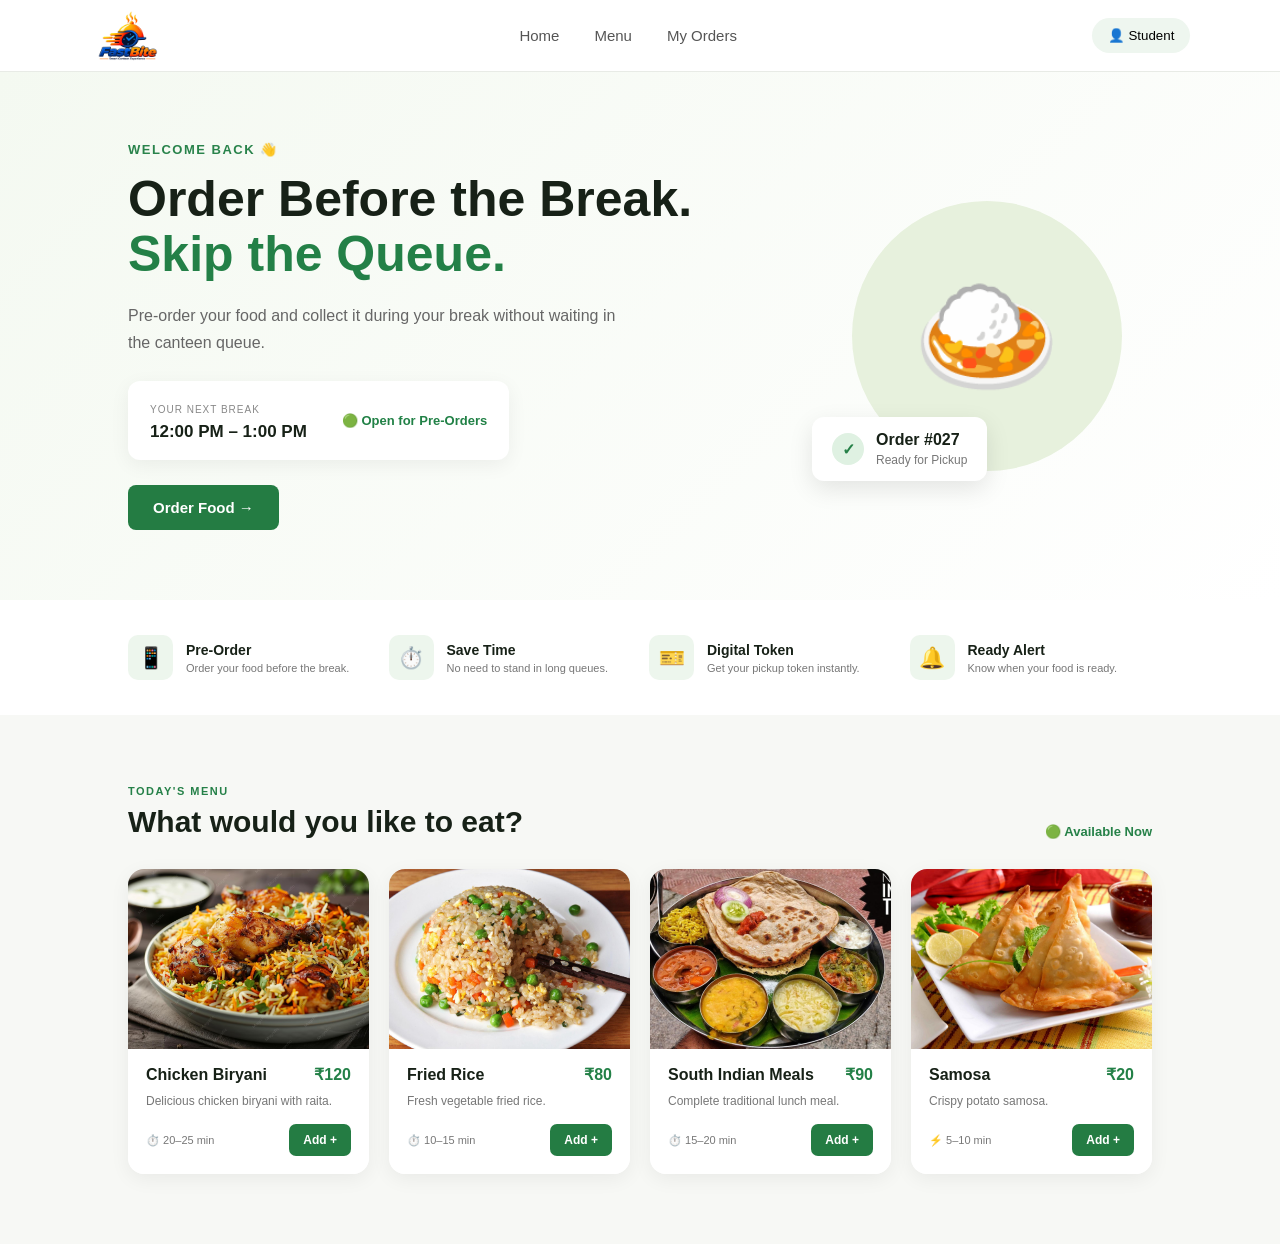
<file: index.html>
<!DOCTYPE html>
<html lang="en">

<head>

    <meta charset="UTF-8">

    <meta name="viewport"
          content="width=device-width, initial-scale=1.0">

    <title>Smart Canteen - FastBite</title>

    <link rel="stylesheet" href="style.css?v=2">

</head>


<body>


    <!-- ================= NAVIGATION ================= -->

    <nav class="navbar">

        <div class="logo">

            <img
                src="slogo.png"
                alt="FastBite Logo"
            >

        </div>


        <div class="nav-links">

            <a href="#">Home</a>

            <a href="#menu">Menu</a>

            <a href="#orders">My Orders</a>

        </div>


        <button class="profile-btn">
            👤 Student
        </button>

    </nav>



    <!-- ================= HERO ================= -->

    <section class="hero">


        <div class="hero-content">


            <p class="welcome">
                WELCOME BACK 👋
            </p>


            <h1>

                Order Before the Break.<br>

                <span>
                    Skip the Queue.
                </span>

            </h1>


            <p class="hero-text">

                Pre-order your food and collect it during
                your break without waiting in the canteen queue.

            </p>


            <div class="break-card">


                <div>

                    <small>
                        YOUR NEXT BREAK
                    </small>

                    <h3>
                        12:00 PM – 1:00 PM
                    </h3>

                </div>


                <div class="break-status">

                    🟢 Open for Pre-Orders

                </div>


            </div>


            <button
                class="order-btn"
                onclick="scrollToMenu()"
            >

                Order Food →

            </button>


        </div>



        <div class="hero-image">


            <div class="food-circle">

                🍛

            </div>


            <div class="floating-card">


                <span class="check">
                    ✓
                </span>


                <div>

                    <strong>
                        Order #027
                    </strong>

                    <p>
                        Ready for Pickup
                    </p>

                </div>


            </div>


        </div>


    </section>



    <!-- ================= QUICK INFORMATION ================= -->

    <section class="quick-info">


        <div class="info-card">


            <div class="info-icon">
                📱
            </div>


            <div>

                <h3>
                    Pre-Order
                </h3>

                <p>
                    Order your food before the break.
                </p>

            </div>


        </div>



        <div class="info-card">


            <div class="info-icon">
                ⏱️
            </div>


            <div>

                <h3>
                    Save Time
                </h3>

                <p>
                    No need to stand in long queues.
                </p>

            </div>


        </div>



        <div class="info-card">


            <div class="info-icon">
                🎫
            </div>


            <div>

                <h3>
                    Digital Token
                </h3>

                <p>
                    Get your pickup token instantly.
                </p>

            </div>


        </div>



        <div class="info-card">


            <div class="info-icon">
                🔔
            </div>


            <div>

                <h3>
                    Ready Alert
                </h3>

                <p>
                    Know when your food is ready.
                </p>

            </div>


        </div>


    </section>



    <!-- ================= MENU ================= -->

    <section
        class="menu-section"
        id="menu"
    >


        <div class="section-heading">


            <div>

                <p class="section-label">
                    TODAY'S MENU
                </p>


                <h2>
                    What would you like to eat?
                </h2>

            </div>


            <span class="availability">

                🟢 Available Now

            </span>


        </div>



        <div class="food-grid">


            <!-- ================= BIRYANI ================= -->

            <div class="food-card">


                <div class="food-image">

                    <img
                        src="biryani.avif"
                        alt="Chicken Biryani"
                    >

                </div>


                <div class="food-details">


                    <div class="food-title">

                        <h3>
                            Chicken Biryani
                        </h3>

                        <span>
                            ₹120
                        </span>

                    </div>


                    <p>
                        Delicious chicken biryani with raita.
                    </p>


                    <div class="food-bottom">


                        <span class="prep-time">
                            ⏱️ 20–25 min
                        </span>


                        <button
                            onclick="addToCart(
                                'Chicken Biryani',
                                120,
                                25
                            )"
                        >

                            Add +

                        </button>


                    </div>


                </div>


            </div>



            <!-- ================= FRIED RICE ================= -->

            <div class="food-card">


                <div class="food-image">

                    <img
                        src="friedrice.jpg"
                        alt="Fried Rice"
                    >

                </div>


                <div class="food-details">


                    <div class="food-title">

                        <h3>
                            Fried Rice
                        </h3>

                        <span>
                            ₹80
                        </span>

                    </div>


                    <p>
                        Fresh vegetable fried rice.
                    </p>


                    <div class="food-bottom">


                        <span class="prep-time">
                            ⏱️ 10–15 min
                        </span>


                        <button
                            onclick="addToCart(
                                'Fried Rice',
                                80,
                                15
                            )"
                        >

                            Add +

                        </button>


                    </div>


                </div>


            </div>



            <!-- ================= SOUTH INDIAN MEALS ================= -->

            <div class="food-card">


                <div class="food-image">

                    <img
                        src="north.jpg"
                        alt="South Indian Meals"
                    >

                </div>


                <div class="food-details">


                    <div class="food-title">

                        <h3>
                            South Indian Meals
                        </h3>

                        <span>
                            ₹90
                        </span>

                    </div>


                    <p>
                        Complete traditional lunch meal.
                    </p>


                    <div class="food-bottom">


                        <span class="prep-time">
                            ⏱️ 15–20 min
                        </span>


                        <button
                            onclick="addToCart(
                                'South Indian Meals',
                                90,
                                20
                            )"
                        >

                            Add +

                        </button>


                    </div>


                </div>


            </div>



            <!-- ================= SAMOSA ================= -->

            <div class="food-card">


                <div class="food-image">

                    <img
                        src="samosa.jpeg"
                        alt="Samosa"
                    >

                </div>


                <div class="food-details">


                    <div class="food-title">

                        <h3>
                            Samosa
                        </h3>

                        <span>
                            ₹20
                        </span>

                    </div>


                    <p>
                        Crispy potato samosa.
                    </p>


                    <div class="food-bottom">


                        <span class="prep-time">
                            ⚡ 5–10 min
                        </span>


                        <button
                            onclick="addToCart(
                                'Samosa',
                                20,
                                10
                            )"
                        >

                            Add +

                        </button>


                    </div>


                </div>


            </div>


        </div>


    </section>



    <!-- ================= CART ================= -->

    <div
        class="cart-popup"
        id="cartPopup"
    >


        <div>

            🛒

            <span id="cartCount">
                0
            </span>

            items

        </div>


        <strong id="cartTotal">
            ₹0
        </strong>


        <button onclick="viewCart()">

            View Cart →

        </button>


    </div>



    <!-- ================= JAVASCRIPT ================= -->

    <script src="script.js"></script>


</body>

</html>
</file>
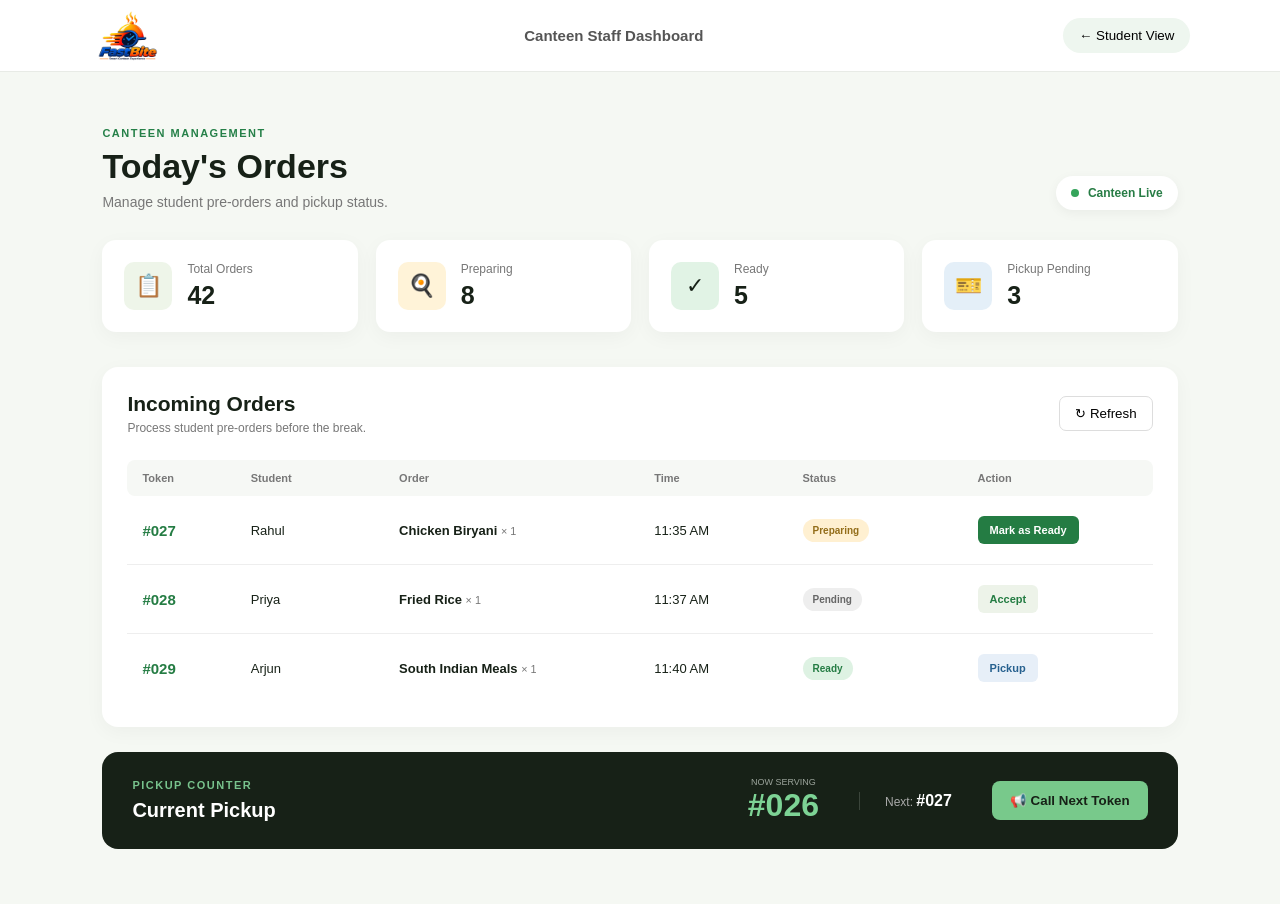
<file: canteen.html>
<!DOCTYPE html>
<html lang="en">

<head>

    <meta charset="UTF-8">

    <meta name="viewport"
          content="width=device-width, initial-scale=1.0">

    <title>Canteen Dashboard</title>

    <link rel="stylesheet" href="style.css">

</head>

<body>

    <!-- Navbar -->

    <nav class="navbar">

        <div class="logo">
            <img src="slogo.png" alt="FastBite Logo">
        </div>

        <div class="canteen-title">
            Canteen Staff Dashboard
        </div>

        <button
            class="profile-btn"
            onclick="location.href='index.html'">

            ← Student View

        </button>

    </nav>


    <!-- Dashboard -->

    <main class="dashboard">

        <div class="dashboard-header">

            <div>

                <p class="section-label">
                    CANTEEN MANAGEMENT
                </p>

                <h1>
                    Today's Orders
                </h1>

                <p class="dashboard-subtitle">
                    Manage student pre-orders and pickup status.
                </p>

            </div>

            <div class="live-status">

                <span></span>

                Canteen Live

            </div>

        </div>


        <!-- Statistics -->

        <div class="stats-grid">

            <div class="stat-card">

                <div class="stat-icon">
                    📋
                </div>

                <div>

                    <p>Total Orders</p>

                    <h2 id="totalOrders">
                        42
                    </h2>

                </div>

            </div>


            <div class="stat-card">

                <div class="stat-icon yellow">
                    🍳
                </div>

                <div>

                    <p>Preparing</p>

                    <h2 id="preparingOrders">
                        8
                    </h2>

                </div>

            </div>


            <div class="stat-card">

                <div class="stat-icon green">
                    ✓
                </div>

                <div>

                    <p>Ready</p>

                    <h2 id="readyOrders">
                        5
                    </h2>

                </div>

            </div>


            <div class="stat-card">

                <div class="stat-icon blue">
                    🎫
                </div>

                <div>

                    <p>Pickup Pending</p>

                    <h2 id="pickupOrders">
                        3
                    </h2>

                </div>

            </div>

        </div>


        <!-- Orders -->

        <section class="orders-section">

            <div class="orders-heading">

                <div>

                    <h2>
                        Incoming Orders
                    </h2>

                    <p>
                        Process student pre-orders before the break.
                    </p>

                </div>

                <button
                    class="refresh-btn"
                    onclick="loadCanteenOrder()">

                    ↻ Refresh

                </button>

            </div>


            <!-- Demo Order -->

            <div class="order-table">

                <div class="table-header">

                    <span>Token</span>

                    <span>Student</span>

                    <span>Order</span>

                    <span>Time</span>

                    <span>Status</span>

                    <span>Action</span>

                </div>


                <div class="order-row">

                    <span class="token-number">
                        #027
                    </span>

                    <span>
                        Rahul
                    </span>

                    <span>

                        <strong>
                            Chicken Biryani
                        </strong>

                        <small>
                            × 1
                        </small>

                    </span>

                    <span>
                        11:35 AM
                    </span>

                    <span>

                        <span
                            id="orderStatus"
                            class="order-status preparing">

                            Preparing

                        </span>

                    </span>

                    <span>

                        <button
                            id="readyButton"
                            class="ready-btn"
                            onclick="markOrderReady()">

                            Mark as Ready

                        </button>

                    </span>

                </div>


                <!-- Other Demo Orders -->

                <div class="order-row">

                    <span class="token-number">
                        #028
                    </span>

                    <span>
                        Priya
                    </span>

                    <span>

                        <strong>
                            Fried Rice
                        </strong>

                        <small>
                            × 1
                        </small>

                    </span>

                    <span>
                        11:37 AM
                    </span>

                    <span>

                        <span class="order-status pending">
                            Pending
                        </span>

                    </span>

                    <span>

                        <button class="accept-btn">
                            Accept
                        </button>

                    </span>

                </div>


                <div class="order-row">

                    <span class="token-number">
                        #029
                    </span>

                    <span>
                        Arjun
                    </span>

                    <span>

                        <strong>
                            South Indian Meals
                        </strong>

                        <small>
                            × 1
                        </small>

                    </span>

                    <span>
                        11:40 AM
                    </span>

                    <span>

                        <span class="order-status ready">
                            Ready
                        </span>

                    </span>

                    <span>

                        <button class="pickup-btn">
                            Pickup
                        </button>

                    </span>

                </div>

            </div>

        </section>


        <!-- Pickup Counter -->

        <div class="pickup-counter">

    <div>

        <p class="section-label">
            PICKUP COUNTER
        </p>

        <h2>
            Current Pickup
        </h2>

    </div>

    <div class="current-token">

        <small>
            NOW SERVING
        </small>

        <strong id="currentPickupToken">
            #026
        </strong>

    </div>

    <div class="next-token">

        Next:
        <strong id="nextToken">
            #027
        </strong>

    </div>

    <button
        class="call-token-btn"
        onclick="callNextToken()">

        📢 Call Next Token

    </button>

</div>

        </section>

    </main>


    <script src="script.js"></script>

    <script>
        loadCanteenOrder();
    </script>

</body>

</html>
</file>
<file: style.css>
/* =====================================================
   SMART CANTEEN - FASTBITE
   MAIN STYLESHEET
   ===================================================== */


/* =====================================================
   RESET
   ===================================================== */

* {
    margin: 0;
    padding: 0;
    box-sizing: border-box;
}

body {
    font-family: Arial, sans-serif;
    background: #f7f8f5;
    color: #172117;
}


/* =====================================================
   NAVBAR
   ===================================================== */

.navbar {
    height: 72px;
    padding: 0 7%;

    display: flex;
    align-items: center;
    justify-content: space-between;

    background: white;
    border-bottom: 1px solid #e8ebe6;
}

.logo {
    display: flex;
    align-items: center;
}

.logo img {
    width: 75px;
    height: 75px;
    object-fit: contain;
    display: block;
}

.nav-links {
    display: flex;
    gap: 35px;
}

.nav-links a {
    text-decoration: none;
    color: #555;
    font-size: 15px;
}

.nav-links a:hover {
    color: #1d7a45;
}

.profile-btn {
    border: none;
    background: #eef6ef;
    padding: 10px 16px;
    border-radius: 20px;
    cursor: pointer;
}


/* =====================================================
   HERO
   ===================================================== */

.hero {
    min-height: 470px;
    padding: 70px 10%;

    display: flex;
    justify-content: space-between;
    align-items: center;

    background: linear-gradient(
        135deg,
        #f4f9f1,
        #ffffff
    );
}

.hero-content {
    max-width: 600px;
}

.welcome {
    color: #29834b;
    font-size: 13px;
    font-weight: bold;
    letter-spacing: 1.5px;
    margin-bottom: 15px;
}

.hero h1 {
    font-size: 50px;
    line-height: 1.1;
    margin-bottom: 20px;
}

.hero h1 span {
    color: #238047;
}

.hero-text {
    color: #666;
    line-height: 1.7;
    font-size: 16px;
    max-width: 500px;
}


/* =====================================================
   BREAK CARD
   ===================================================== */

.break-card {
    display: flex;
    align-items: center;
    gap: 35px;

    margin-top: 25px;
    padding: 18px 22px;

    width: fit-content;

    background: white;
    border-radius: 12px;

    box-shadow: 0 5px 20px rgba(0, 0, 0, 0.06);
}

.break-card small {
    color: #888;
    font-size: 10px;
    letter-spacing: 1px;
}

.break-card h3 {
    margin-top: 5px;
    font-size: 17px;
}

.break-status {
    color: #218146;
    font-size: 13px;
    font-weight: bold;
}


/* =====================================================
   ORDER BUTTON
   ===================================================== */

.order-btn {
    margin-top: 25px;
    padding: 14px 25px;

    border: none;
    border-radius: 8px;

    background: #247c43;
    color: white;

    font-size: 15px;
    font-weight: bold;

    cursor: pointer;
}

.order-btn:hover {
    background: #1c6637;
}


/* =====================================================
   HERO IMAGE
   ===================================================== */

.hero-image {
    width: 330px;
    height: 330px;

    position: relative;

    display: flex;
    justify-content: center;
    align-items: center;
}

.food-circle {
    width: 270px;
    height: 270px;

    border-radius: 50%;
    background: #e7f1dd;

    display: flex;
    justify-content: center;
    align-items: center;

    font-size: 120px;
}

.floating-card {
    position: absolute;
    bottom: 20px;
    left: -10px;

    background: white;

    padding: 14px 20px;
    border-radius: 12px;

    display: flex;
    align-items: center;
    gap: 12px;

    box-shadow: 0 8px 25px rgba(0, 0, 0, 0.1);
}

.check {
    width: 32px;
    height: 32px;

    border-radius: 50%;

    background: #dff1e2;
    color: #258047;

    display: flex;
    justify-content: center;
    align-items: center;

    font-weight: bold;
}

.floating-card p {
    font-size: 12px;
    color: #777;
    margin-top: 4px;
}


/* =====================================================
   QUICK INFORMATION
   ===================================================== */

.quick-info {
    padding: 35px 10%;

    display: grid;
    grid-template-columns: repeat(4, 1fr);
    gap: 18px;

    background: white;
}

.info-card {
    display: flex;
    gap: 13px;
    align-items: center;
}

.info-icon {
    width: 45px;
    height: 45px;

    border-radius: 10px;
    background: #edf6ed;

    display: flex;
    justify-content: center;
    align-items: center;

    font-size: 21px;
}

.info-card h3 {
    font-size: 14px;
}

.info-card p {
    font-size: 11px;
    color: #777;
    margin-top: 4px;
}


/* =====================================================
   MENU
   ===================================================== */

.menu-section {
    padding: 70px 10%;
}

.section-heading {
    display: flex;
    justify-content: space-between;
    align-items: end;

    margin-bottom: 30px;
}

.section-label {
    color: #258048;
    font-size: 11px;
    letter-spacing: 1.5px;
    font-weight: bold;
    margin-bottom: 8px;
}

.section-heading h2 {
    font-size: 30px;
}

.availability {
    color: #268148;
    font-size: 13px;
    font-weight: bold;
}


/* =====================================================
   FOOD GRID
   ===================================================== */

.food-grid {
    display: grid;
    grid-template-columns: repeat(4, 1fr);
    gap: 20px;
}


/* =====================================================
   FOOD CARD
   ===================================================== */

.food-card {
    background: #ffffff;

    border-radius: 16px;
    overflow: hidden;

    box-shadow: 0 5px 20px rgba(0, 0, 0, 0.06);

    display: flex;
    flex-direction: column;

    transition:
        transform 0.25s ease,
        box-shadow 0.25s ease;
}

.food-card:hover {
    transform: translateY(-5px);

    box-shadow:
        0 10px 25px rgba(0, 0, 0, 0.10);
}


/* =====================================================
   FOOD IMAGE
   ===================================================== */

.food-image {
    width: 100%;
    height: 180px;

    overflow: hidden;

    display: block;

    background: #f3f3f3;
}

.food-image img {
    width: 100%;
    height: 100%;

    display: block;

    object-fit: cover;
    object-position: center;

    transition: transform 0.3s ease;
}

.food-card:hover .food-image img {
    transform: scale(1.04);
}


/* =====================================================
   FOOD DETAILS
   ===================================================== */

.food-details {
    width: 100%;

    padding: 16px 18px 18px;

    background: #ffffff;

    display: block;
}


/* =====================================================
   FOOD TITLE
   ===================================================== */

.food-title {
    width: 100%;

    display: flex;
    justify-content: space-between;
    align-items: center;

    gap: 10px;
}

.food-title h3 {
    margin: 0;

    color: #172117;

    font-size: 16px;
    font-weight: 700;
}

.food-title span {
    color: #238047;

    font-size: 16px;
    font-weight: 700;

    white-space: nowrap;
}


/* =====================================================
   FOOD DESCRIPTION
   ===================================================== */

.food-details > p {
    margin: 8px 0 14px;

    color: #777;

    font-size: 12px;
    line-height: 1.5;
}


/* =====================================================
   FOOD BOTTOM
   ===================================================== */

.food-bottom {
    width: 100%;

    display: flex;
    justify-content: space-between;
    align-items: center;
}

.prep-time {
    color: #777;
    font-size: 11px;
}


/* =====================================================
   ADD BUTTON
   ===================================================== */

.food-bottom button {
    border: none;

    background: #247c43;
    color: white;

    padding: 9px 14px;

    border-radius: 7px;

    font-size: 12px;
    font-weight: bold;

    cursor: pointer;
}

.food-bottom button:hover {
    background: #1b6335;
}


/* =====================================================
   CART
   ===================================================== */

.cart-popup {
    position: fixed;

    bottom: 20px;
    left: 50%;

    transform: translateX(-50%);

    width: 420px;

    padding: 15px 20px;

    background: #172117;
    color: white;

    border-radius: 12px;

    display: none;

    align-items: center;
    justify-content: space-between;

    box-shadow:
        0 10px 30px rgba(0, 0, 0, 0.25);

    z-index: 1000;
}

.cart-popup button {
    border: none;

    background: #55a96f;
    color: white;

    padding: 9px 14px;

    border-radius: 6px;

    cursor: pointer;
}


/* =====================================================
   ORDER CONFIRMATION / TRACKING PAGE
   ===================================================== */

.confirmation-page,
.tracking-page {
    min-height: 100vh;

    background: #f5f8f3;

    display: flex;
    justify-content: center;
    align-items: center;

    padding: 30px;
}

.confirmation-card,
.tracking-card {
    width: 500px;

    background: white;

    padding: 40px;

    border-radius: 20px;

    box-shadow:
        0 15px 50px rgba(0, 0, 0, 0.08);

    text-align: center;
}

.success-icon {
    width: 65px;
    height: 65px;

    margin: auto;

    border-radius: 50%;

    background: #e2f4e5;
    color: #258047;

    display: flex;
    justify-content: center;
    align-items: center;

    font-size: 30px;
    font-weight: bold;
}

.success-label {
    color: #258047;

    font-size: 11px;
    font-weight: bold;

    letter-spacing: 1.5px;

    margin-top: 20px;
}

.confirmation-card h1,
.tracking-card h1 {
    margin-top: 10px;
    font-size: 28px;
}

.confirmation-text,
.tracking-subtitle {
    color: #777;

    margin-top: 10px;

    line-height: 1.6;
}


/* =====================================================
   TOKEN
   ===================================================== */

.token-box {
    margin: 25px 0;

    padding: 22px;

    background: #f0f7ec;

    border: 2px dashed #83ae82;

    border-radius: 14px;
}

.token-box span {
    display: block;

    font-size: 11px;
    color: #777;

    letter-spacing: 1px;
}

.token-box strong {
    display: block;

    margin-top: 5px;

    font-size: 45px;

    color: #247c43;
}


/* =====================================================
   ORDER SUMMARY
   ===================================================== */

.order-summary {
    text-align: left;

    padding: 20px 0;

    border-top: 1px solid #eee;
    border-bottom: 1px solid #eee;
}

.order-summary h3 {
    margin-bottom: 10px;
}

.order-summary p {
    color: #666;
    line-height: 1.8;
}

.summary-line {
    margin-top: 15px;

    display: flex;
    justify-content: space-between;
}


/* =====================================================
   PICKUP INFO
   ===================================================== */

.pickup-info {
    display: grid;
    grid-template-columns: 1fr 1fr;

    gap: 10px;

    margin: 20px 0;
}

.pickup-info > div {
    padding: 15px;

    background: #f8f9f7;

    border-radius: 10px;

    display: flex;
    gap: 10px;

    text-align: left;
}

.pickup-info span {
    font-size: 20px;
}

.pickup-info small {
    display: block;

    font-size: 9px;

    color: #888;
}

.pickup-info strong {
    display: block;

    font-size: 13px;

    margin-top: 5px;
}


/* =====================================================
   STATUS
   ===================================================== */

.status {
    padding: 13px;

    background: #fff7e5;

    border-radius: 8px;

    color: #856515;

    font-size: 13px;
}

.status-dot {
    display: inline-block;

    width: 8px;
    height: 8px;

    background: #e8a91d;

    border-radius: 50%;

    margin-right: 5px;
}


/* =====================================================
   TRACK BUTTON
   ===================================================== */

.track-btn {
    width: 100%;

    margin-top: 20px;

    padding: 14px;

    border: none;
    border-radius: 8px;

    background: #247c43;
    color: white;

    font-weight: bold;
    font-size: 14px;

    cursor: pointer;
}

.track-btn:hover {
    background: #1b6335;
}


/* =====================================================
   TRACKING
   ===================================================== */

.tracking-card {
    text-align: left;
}

.tracking-card .success-label {
    text-align: center;
}

.tracking-card h1 {
    text-align: center;
}

.tracking-subtitle {
    text-align: center;
}


/* =====================================================
   TRACKING STEPS
   ===================================================== */

.tracking-line {
    margin-top: 35px;
}

.tracking-step {
    display: flex;

    gap: 15px;

    padding-bottom: 28px;

    position: relative;
}

.tracking-step:not(:last-child)::after {
    content: "";

    position: absolute;

    left: 17px;
    top: 35px;

    height: 50px;
    width: 2px;

    background: #ddd;
}

.step-circle {
    min-width: 35px;
    height: 35px;

    border-radius: 50%;

    background: #eee;

    display: flex;
    justify-content: center;
    align-items: center;
}

.completed .step-circle {
    background: #dff1e2;
    color: #258047;
}

.active .step-circle {
    background: #fff0cf;
}

.tracking-step strong {
    font-size: 14px;
}

.tracking-step p {
    color: #777;

    font-size: 12px;

    margin-top: 5px;
}


/* =====================================================
   PICKUP BOX
   ===================================================== */

.pickup-box {
    margin-top: 5px;

    padding: 18px;

    background: #eef6ed;

    border-radius: 10px;
}

.pickup-box strong {
    color: #247c43;
}

.pickup-box p {
    color: #666;

    font-size: 12px;

    margin-top: 7px;
}


/* =====================================================
   CANTEEN DASHBOARD
   ===================================================== */

.canteen-title {
    font-size: 15px;

    color: #555;

    font-weight: 600;
}

.dashboard {
    padding: 55px 8%;

    background: #f5f8f3;

    min-height: calc(100vh - 72px);
}

.dashboard-header {
    display: flex;

    justify-content: space-between;
    align-items: end;

    margin-bottom: 30px;
}

.dashboard-header h1 {
    font-size: 34px;

    margin-top: 5px;
}

.dashboard-subtitle {
    color: #777;

    margin-top: 8px;

    font-size: 14px;
}

.live-status {
    background: white;

    padding: 10px 15px;

    border-radius: 20px;

    font-size: 12px;

    color: #277c45;

    font-weight: bold;

    box-shadow:
        0 3px 12px rgba(0, 0, 0, 0.05);
}

.live-status span {
    display: inline-block;

    width: 8px;
    height: 8px;

    background: #35a45b;

    border-radius: 50%;

    margin-right: 6px;
}


/* =====================================================
   STATISTICS
   ===================================================== */

.stats-grid {
    display: grid;

    grid-template-columns: repeat(4, 1fr);

    gap: 18px;

    margin-bottom: 35px;
}

.stat-card {
    background: white;

    padding: 22px;

    border-radius: 14px;

    display: flex;
    align-items: center;

    gap: 15px;

    box-shadow:
        0 5px 20px rgba(0, 0, 0, 0.04);
}

.stat-icon {
    width: 48px;
    height: 48px;

    border-radius: 10px;

    background: #eef5e9;

    display: flex;
    justify-content: center;
    align-items: center;

    font-size: 22px;
}

.stat-icon.yellow {
    background: #fff3d8;
}

.stat-icon.green {
    background: #e1f3e5;
}

.stat-icon.blue {
    background: #e4eff8;
}

.stat-card p {
    color: #777;

    font-size: 12px;
}

.stat-card h2 {
    margin-top: 5px;

    font-size: 25px;
}


/* =====================================================
   ORDERS
   ===================================================== */

.orders-section {
    background: white;

    border-radius: 16px;

    padding: 25px;

    box-shadow:
        0 5px 20px rgba(0, 0, 0, 0.04);
}

.orders-heading {
    display: flex;

    justify-content: space-between;
    align-items: center;

    margin-bottom: 25px;
}

.orders-heading h2 {
    font-size: 21px;
}

.orders-heading p {
    color: #777;

    font-size: 12px;

    margin-top: 5px;
}

.refresh-btn {
    border: 1px solid #ddd;

    background: white;

    padding: 9px 15px;

    border-radius: 7px;

    cursor: pointer;
}

.refresh-btn:hover {
    background: #f5f7f3;
}


/* =====================================================
   ORDER TABLE
   ===================================================== */

.order-table {
    width: 100%;
}

.table-header,
.order-row {
    display: grid;

    grid-template-columns:
        0.7fr
        1fr
        1.8fr
        1fr
        1.2fr
        1.2fr;

    align-items: center;

    gap: 15px;
}

.table-header {
    padding: 12px 15px;

    background: #f6f8f5;

    border-radius: 8px;

    color: #777;

    font-size: 11px;

    font-weight: bold;
}

.order-row {
    padding: 20px 15px;

    border-bottom: 1px solid #eee;

    font-size: 13px;
}

.order-row:last-child {
    border-bottom: none;
}

.order-row small {
    color: #777;
}

.token-number {
    font-weight: bold;

    color: #247c43;

    font-size: 15px;
}


/* =====================================================
   ORDER STATUS
   ===================================================== */

.order-status {
    display: inline-block;

    padding: 6px 10px;

    border-radius: 20px;

    font-size: 10px;

    font-weight: bold;
}

.order-status.preparing {
    background: #fff0d1;

    color: #936d19;
}

.order-status.pending {
    background: #eee;

    color: #666;
}

.order-status.ready {
    background: #def2e3;

    color: #247c43;
}


/* =====================================================
   ORDER BUTTONS
   ===================================================== */

.ready-btn,
.accept-btn,
.pickup-btn {
    border: none;

    padding: 8px 12px;

    border-radius: 6px;

    cursor: pointer;

    font-size: 11px;

    font-weight: bold;
}

.ready-btn {
    background: #247c43;

    color: white;
}

.ready-btn:hover {
    background: #1c6536;
}

.accept-btn {
    background: #edf3e9;

    color: #247c43;
}

.pickup-btn {
    background: #e7eff8;

    color: #27618f;
}


/* =====================================================
   PICKUP COUNTER
   ===================================================== */

.pickup-counter {
    margin-top: 25px;

    background: #172117;

    color: white;

    border-radius: 16px;

    padding: 25px 30px;

    display: flex;
    align-items: center;

    gap: 40px;
}

.pickup-counter .section-label {
    color: #78c38d;
}

.pickup-counter h2 {
    font-size: 20px;
}

.current-token {
    margin-left: auto;

    text-align: center;
}

.current-token small {
    display: block;

    color: #9ca59c;

    font-size: 9px;
}

.current-token strong {
    display: block;

    font-size: 32px;

    color: #7dd395;
}

.next-token {
    padding-left: 25px;

    border-left: 1px solid #3b453b;

    color: #aaa;

    font-size: 12px;
}

.next-token strong {
    color: white;

    font-size: 16px;
}


/* =====================================================
   READY NOTIFICATION
   ===================================================== */

.ready-notification {
    margin-top: 20px;

    padding: 18px;

    background: #e4f5e7;

    border: 1px solid #b9dfc0;

    border-radius: 12px;

    display: flex;
    align-items: center;

    gap: 15px;

    text-align: left;
}

.ready-icon {
    width: 42px;
    height: 42px;

    border-radius: 50%;

    background: #2c914c;

    color: white;

    display: flex;
    align-items: center;
    justify-content: center;

    font-size: 20px;
    font-weight: bold;
}

.ready-notification strong {
    color: #20763a;

    font-size: 14px;
}

.ready-notification p {
    margin-top: 4px;

    color: #52705a;

    font-size: 12px;
}


/* =====================================================
   BACK MENU BUTTON
   ===================================================== */

.back-menu-btn {
    width: 100%;

    margin-top: 10px;

    padding: 12px;

    border: 1px solid #ddd;

    border-radius: 8px;

    background: white;

    color: #555;

    cursor: pointer;
}

.back-menu-btn:hover {
    background: #f5f5f5;
}


/* =====================================================
   CALL TOKEN BUTTON
   ===================================================== */

.call-token-btn {
    border: none;

    background: #78c98b;

    color: #172117;

    padding: 12px 18px;

    border-radius: 8px;

    font-weight: bold;

    cursor: pointer;
}

.call-token-btn:hover {
    background: #91d7a0;
}


/* =====================================================
   COLLECTED NOTIFICATION
   ===================================================== */

.collected-notification {
    margin-top: 20px;

    padding: 18px;

    background: #e4f5e7;

    border: 1px solid #b9dfc0;

    border-radius: 12px;

    display: flex;
    align-items: center;

    gap: 15px;

    text-align: left;
}

.collected-icon {
    width: 42px;
    height: 42px;

    border-radius: 50%;

    background: #247c43;

    color: white;

    display: flex;
    align-items: center;
    justify-content: center;

    font-size: 20px;
    font-weight: bold;
}

.collected-notification strong {
    color: #20763a;

    font-size: 14px;
}

.collected-notification p {
    margin-top: 4px;

    color: #52705a;

    font-size: 12px;
}


/* =====================================================
   RESPONSIVE - TABLETS
   ===================================================== */

@media (max-width: 1000px) {

    .hero {
        padding: 50px 6%;
    }

    .hero h1 {
        font-size: 38px;
    }

    .hero-image {
        width: 250px;
        height: 250px;
    }

    .food-grid {
        grid-template-columns: repeat(2, 1fr);
    }

    .stats-grid {
        grid-template-columns: repeat(2, 1fr);
    }

    .table-header,
    .order-row {
        grid-template-columns:
            0.7fr
            1fr
            1.5fr
            1fr
            1fr
            1fr;
    }

}


/* =====================================================
   RESPONSIVE - MOBILE
   ===================================================== */

@media (max-width: 700px) {

    .dashboard {
        padding: 30px 5%;
    }

    .dashboard-header {
        align-items: start;

        gap: 20px;

        flex-direction: column;
    }

    .stats-grid {
        grid-template-columns: 1fr;
    }

    .canteen-title {
        display: none;
    }

    .orders-section {
        overflow-x: auto;
    }

    .order-table {
        min-width: 850px;
    }

    .pickup-counter {
        flex-direction: column;

        align-items: start;

        gap: 15px;
    }

    .current-token {
        margin-left: 0;
    }

    .next-token {
        border-left: none;

        padding-left: 0;
    }

}


/* =====================================================
   MOBILE - GENERAL
   ===================================================== */

@media (max-width: 650px) {

    .navbar {
        padding: 0 5%;
    }

    .nav-links {
        display: none;
    }

    .logo img {
        width: 65px;
        height: 65px;
    }

    .hero {
        flex-direction: column;

        text-align: center;

        gap: 40px;
    }

    .hero h1 {
        font-size: 34px;
    }

    .hero-text {
        margin: auto;
    }

    .break-card {
        margin-left: auto;
        margin-right: auto;

        flex-direction: column;

        gap: 10px;
    }

    .hero-image {
        width: 250px;
        height: 250px;
    }

    .food-grid {
        grid-template-columns: 1fr;
    }

    .quick-info {
        grid-template-columns: 1fr;
    }

    .cart-popup {
        width: 90%;
    }

    .section-heading {
        flex-direction: column;

        align-items: flex-start;

        gap: 15px;
    }

    .menu-section {
        padding: 50px 6%;
    }

    .food-image {
        height: 200px;
    }

}


/* =====================================================
   VERY SMALL MOBILE
   ===================================================== */

@media (max-width: 400px) {

    .hero h1 {
        font-size: 29px;
    }

    .hero-image {
        width: 220px;
        height: 220px;
    }

    .food-circle {
        width: 200px;
        height: 200px;

        font-size: 90px;
    }

    .confirmation-card,
    .tracking-card {
        width: 100%;

        padding: 25px;
    }

    .pickup-info {
        grid-template-columns: 1fr;
    }

}
</file>
